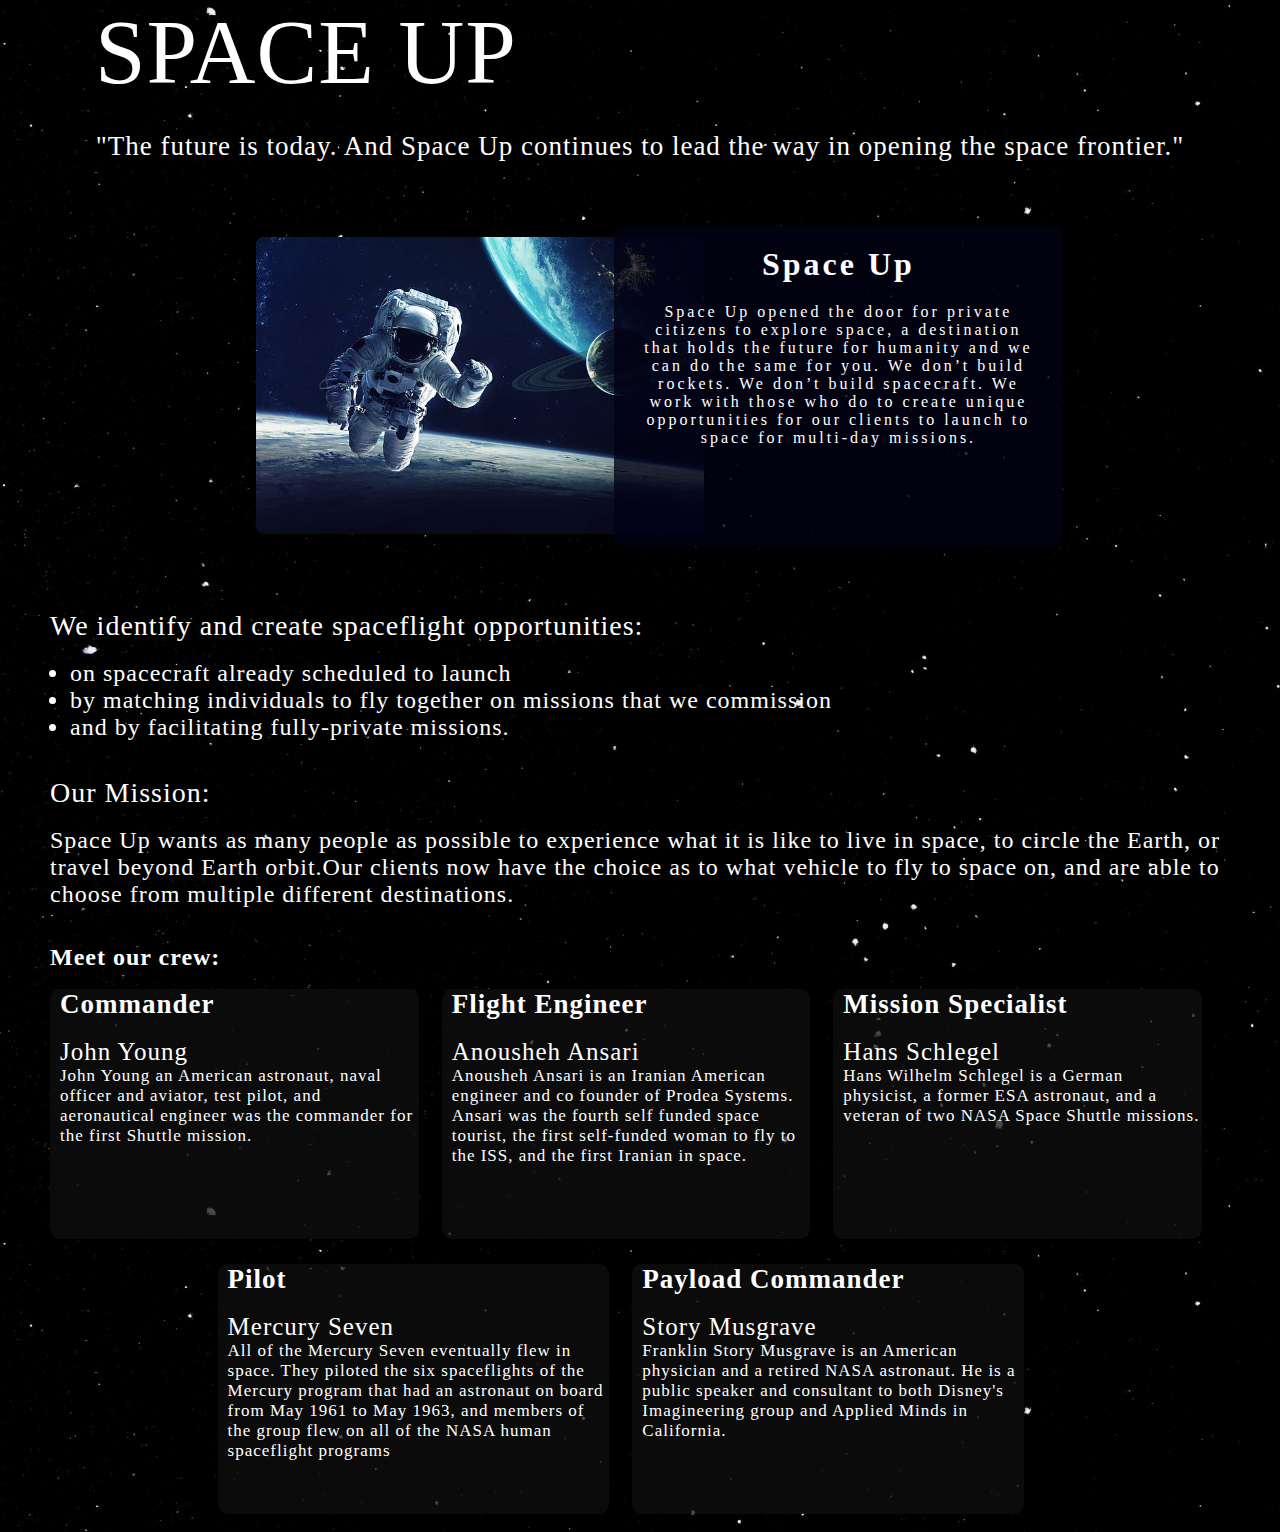
<file: aboutUsTest.html>
<html>

<head></head>
<title>About us</title>
<link rel="stylesheet" href="aboutUsTest.css">
<link rel="icon" type="image/x-icon" href="favicon2.png">

<body>

    <!-- <img src="aboutUsTest1.jpeg" width="1524" height="238"> -->
    <!-- <hr style="color: white;"> -->
    <p style="font-family:'futura';font-size:91px;align-items: center;"> &nbsp;&nbsp;&nbsp; SPACE UP</p>
    <p style="text-align: center; font-size:27px; margin-top: 2%;">"The future is today. And Space Up
        continues to lead the way in opening the space frontier."</p>
    </b>
    <div class="container">
        <div class="left">

        </div>
        <div class="right">
            <h1 style="padding-top:20px">Space Up</h1>
            <p style="text-align: centered; padding: 20px;">Space Up opened the door for private citizens to explore
                space, a destination that holds the future for humanity and we can do the same for you. We don’t build
                rockets. We don’t build spacecraft. We work with those who do to create unique opportunities for our
                clients to launch to space for multi-day missions.</p>
        </div>
    </div>
    <p style="margin-left: 50px;font-size: 28px;"> We identify and create spaceflight opportunities:</p><br>
    <ul style="margin-left:70px;font-size: 24px;">
        <li>on spacecraft already scheduled to launch</li>
        <li>by matching individuals to fly together on missions that we commission</li>
        <li>and by facilitating fully-private missions.</li>
    </ul><br><br>
    <p style="margin-left: 50px;font-size: 28px;"> Our Mission: </p><br>
    <p style="margin-left: 50px;font-size: 24px;">Space Up wants as many people as possible to experience what it is
        like to live in space, to circle the Earth, or travel beyond Earth orbit.Our clients now
        have the choice as to what vehicle to fly to space on, and are able to choose from multiple different
        destinations.</p>
    <br>
    <br>
    <h2 style="margin-left:50px">Meet our crew:</h2><br>
    <div class="crew">
        <div class="a">
            <p style="margin-left: 10px;font-size: 27px;"><b>Commander</b></p><br>
            <p style="margin-left: 10px;font-size: 25px;font-weight:200;">John Young</p>
            <p style="margin-left: 10px; font-size: 17px;">John Young an American astronaut, naval officer and aviator, test pilot, and
                aeronautical engineer was the commander for the first Shuttle mission.</p><br>
        </div>
        <div class="b">
            <h2 style="margin-left:10px;font-size: 27px;">Flight Engineer</h2><br>
            <p style="margin-left: 10px;font-size: 25px;font-weight:200;">Anousheh Ansari</p>
            <p style="margin-left: 10px;font-size: 17px;">Anousheh Ansari is an Iranian American engineer and co founder of Prodea
                Systems. Ansari was the fourth self funded space tourist, the first self-funded woman to fly to the ISS,
                and the first Iranian in space.</p><br>
        </div>
        <div class="c">
            <h5 style="margin-left: 10px;font-size: 27px;"> Mission Specialist</h5><br>
            <p style="margin-left: 10px;font-size: 25px;font-weight:200;">Hans Schlegel</p>
            <p style="margin-left: 10px;font-size: 17px;">Hans Wilhelm Schlegel is a German physicist, a former ESA astronaut, and a
                veteran of two NASA Space Shuttle missions.</p><br>
        </div>
    </div>
    <div class="crew2">
        <div class="d">
            <h5 style="margin-left: 10px;font-size: 27px;">Pilot</h5><br>
            <p style="margin-left: 10px;font-size: 25px;font-weight:200;">Mercury Seven</p>
            <p style="margin-left: 10px;font-size: 17px;">All of the Mercury Seven eventually flew in space. They piloted the six
                spaceflights of the Mercury program that had an astronaut on board from May 1961 to May 1963, and
                members of the group flew on all of the NASA human spaceflight programs </p>
        </div>
        <div class="e">
            <h5 style="margin-left: 10px;font-size: 27px;">Payload Commander</h5><br>
            <p style="margin-left: 10px;font-size: 25px;font-weight:200;">Story Musgrave</p>
            <p style="margin-left: 10px;font-size: 17px;">Franklin Story Musgrave is an American physician and a retired NASA astronaut.
                He is a public speaker and consultant to both Disney's Imagineering group and Applied Minds in
                California. </p>
        </div>
    </div><br>







    <!-- <div class="wrapper">
            <form style="margin-left:50px; font-size: 18px; " action="index.html" method="get">
                <label for="feedback"> Please share your feedback</label><br>
                <input type="text" id="feedback" name="feedback" style="width: 93%; height:39%;"><br>
                <input type="Submit" class="button" id="sumbit"
                    onclick="alert('Thank you! Your feedback is appreciated.') ">
            </form>
        </div> -->
    <!-- <img src="aboutUsTest1.jpeg" width="1524" height="238"> -->
</body>

</html>
</file>
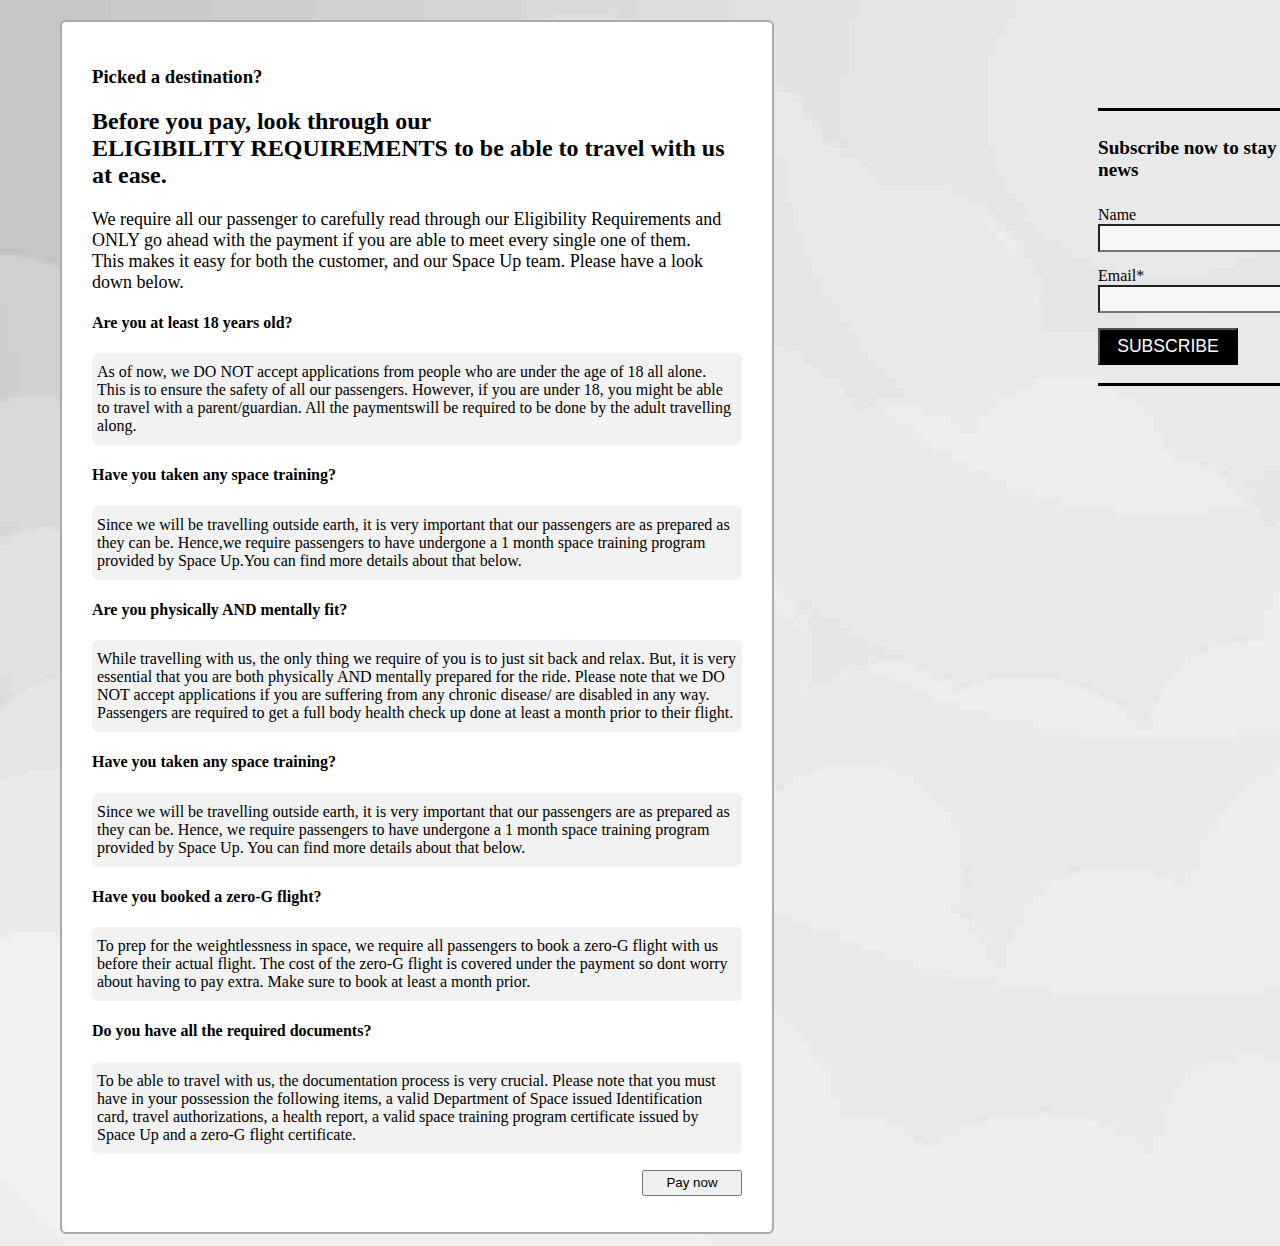
<file: eligibility.html>
<!DOCTYPE html>
<html lang="en">
<head>
    <meta charset="UTF-8">
    <meta http-equiv="X-UA-Compatible" content="IE=edge">
    <meta name="viewport" content="width=device-width, initial-scale=1.0">
    <title>Eligibility Requirements </title>
    <link rel="icon" type="image/x-icon" href="favicon2.png">
    <link rel="stylesheet" type="text/css" href="el.css">
    <style>
        body{
             background-image: url("temp1.jpg");
            background-size: cover;
            height: 1230px;
           /* background-repeat: no-repeat; */
        }
        a{
            text-decoration: none;
            color:black;
        }


        
    </style>
</head>
<body>
    <div class="main">
        <p>
            <h3>Picked a destination?</h3>
            <h2>Before you pay, look through our<br>
            ELIGIBILITY REQUIREMENTS to be able to travel with us at ease.</h2>
        </p>

        <p class="para">We require all our passenger to carefully read through our Eligibility Requirements and ONLY go ahead with the payment 
        if you are able to meet every single one of them.<br>This makes it easy for both the customer, and our Space Up team. Please have a 
        look down below.</p>

        <p>
            <h4>Are you at least 18 years old?</h4>
             <div class="common">As of now, we DO NOT accept applications from people who are under the age of 18 all alone. This is to ensure 
            the safety of all our passengers. However, if you are under 18, you might be able to travel with a parent/guardian.
            All the paymentswill be required to be done by the adult travelling along.</div>

        </p>

        <p>
            <h4>Have you taken any space training?</h4>
            <div class="common">Since we will be travelling outside earth, it is very important that our passengers are as prepared as they can 
                be. Hence,we require passengers to have undergone a 1 month space training program provided by Space Up.You can find more 
                details about that <a href="#">below.</a></div>
 
        </p>

        <p>
            <h4>Are you physically AND mentally fit?
            </h4>
            <div class="common">While travelling with us, the only thing we require of you is to just sit back and relax. But, it is 
                very essential that you are both physically AND mentally prepared for the ride. Please note that we DO NOT accept applications 
                if you are suffering from any chronic disease/ are disabled in any way. Passengers are required to get a full body health check 
                up done at least a month prior to their flight.
            </div>
            
        </p>

        <p>
            <h4>Have you taken any space training?
            </h4>
            <div class="common">Since we will be travelling outside earth, it is very important that our passengers are as prepared as they 
                can be. Hence, we require passengers to have undergone a 1 month space training program provided by Space Up.
                You can find more details about that below.
                </div>
        </p>

        <p>
            <h4>Have you booked a zero-G flight?
            </h4>
            <div class="common">To prep for the weightlessness in space, we require all passengers to book a zero-G flight with us before their
                 actual flight. The cost of the zero-G flight is covered under the payment so dont worry about having to pay extra. Make sure 
                 to book at least a month prior.
            </div>
        </p>

        <p>
            <h4>Do you have all the required documents?
            </h4>
            <div class="common">To be able to travel with us, the documentation process is very crucial. Please note that you must have in
                 your possession the following items, a valid Department of Space issued Identification card, travel
                authorizations, a health report, a valid space training program certificate issued by Space Up and a zero-G flight certificate.
                </div>
        </p>         
        <div align="right">
        <button style="width:100px; height:26px"> <a href="payment.html">   Pay now </a> </button>       
    </div>
    </div>
    <aside>
        <section id="sub" class="widget">
            <h4 class="title">Subscribe now to stay upated with all the latest news</h4>
            <div id="sub form">
                <form action="">
                    <label for="input name">Name</label>
                    <input name="input name" type="text">
                    <label for="input email">Email*</label>
                    <input name="input name" type="text" required>
                    <button class="sub-btn" type="submit" onclick="subbed()">SUBSCRIBE</button><br><br>
                </form>
                
            </div>

        </section>
    </aside>
</body>
<script>
    function subbed(){
        alert("Thank you for subscribing!");
    }


</script>
</html>
</file>
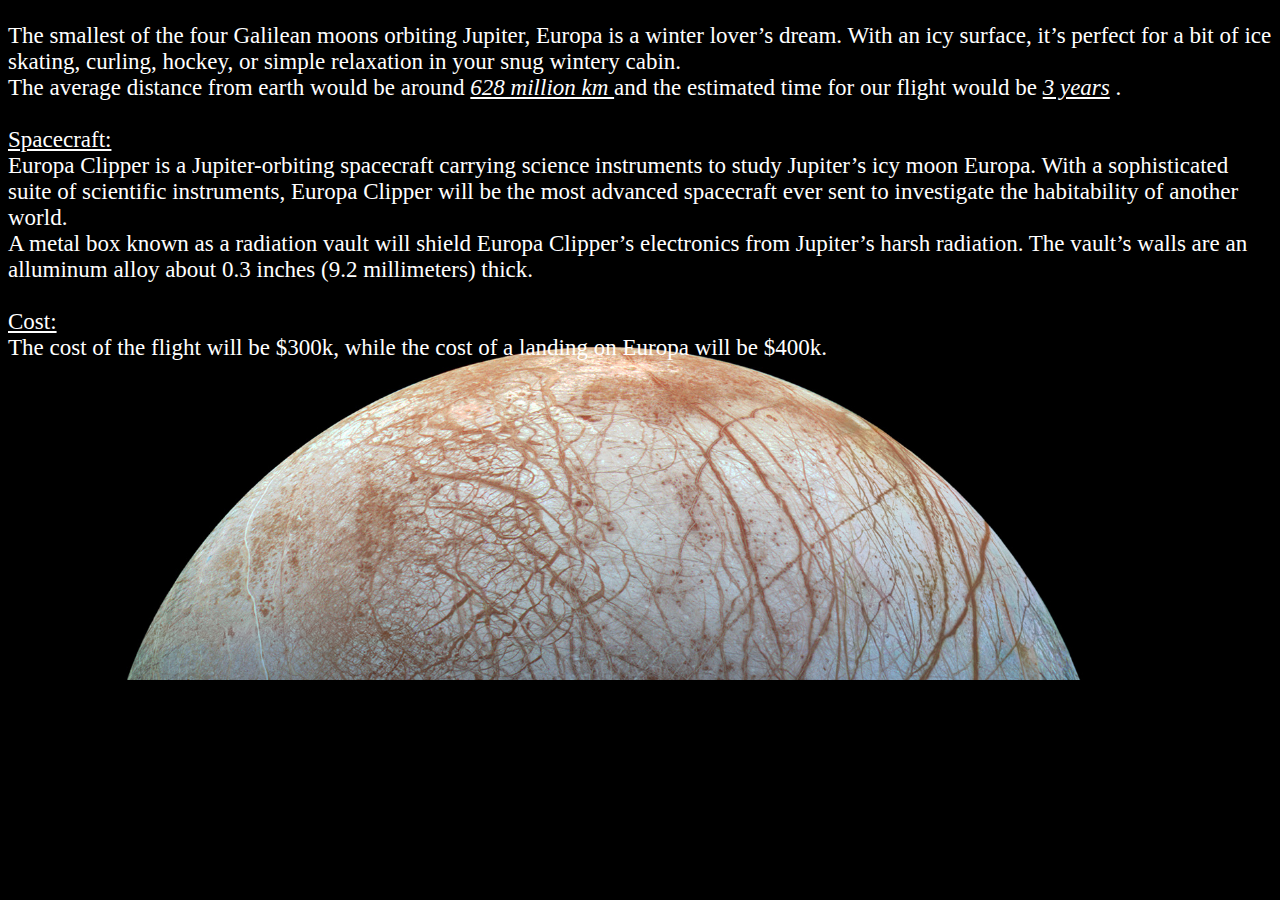
<file: europa1.html>
<!DOCTYPE html>
<html lang="en">

<head>
    <link rel="stylesheet" href="europa1.css">
</head>

<body>
    <img src="e5.jfif" alt="europa">
    <div>
        <p>The smallest of the four Galilean moons orbiting Jupiter, Europa is a winter lover’s dream.
            With an icy surface, it’s perfect for a bit of ice skating, curling, hockey, or simple relaxation in your
            snug wintery cabin.<br>
            The average distance from earth would be around <i><u>628 million km </u></i>and the estimated time for our flight
            would be <i><u> 3 years</u></i> .
            <br><br>

            <u>Spacecraft:</u><br>
            Europa Clipper is a Jupiter-orbiting spacecraft carrying science instruments to study Jupiter’s icy moon
            Europa. With a
            sophisticated suite of scientific instruments, Europa Clipper will be the most advanced spacecraft ever sent
            to investigate
            the habitability of another world.<br>A metal box known as a radiation vault will shield Europa Clipper’s
            electronics from
            Jupiter’s harsh radiation. The vault’s walls are an alluminum alloy about 0.3 inches (9.2 millimeters)
            thick.<br><br>

            <u>Cost:</u><br>


            The cost of the flight will be $300k, while the cost of a landing
            on
            Europa will be $400k.<br>

        </p>
    </div>

</body>

</html>
</file>
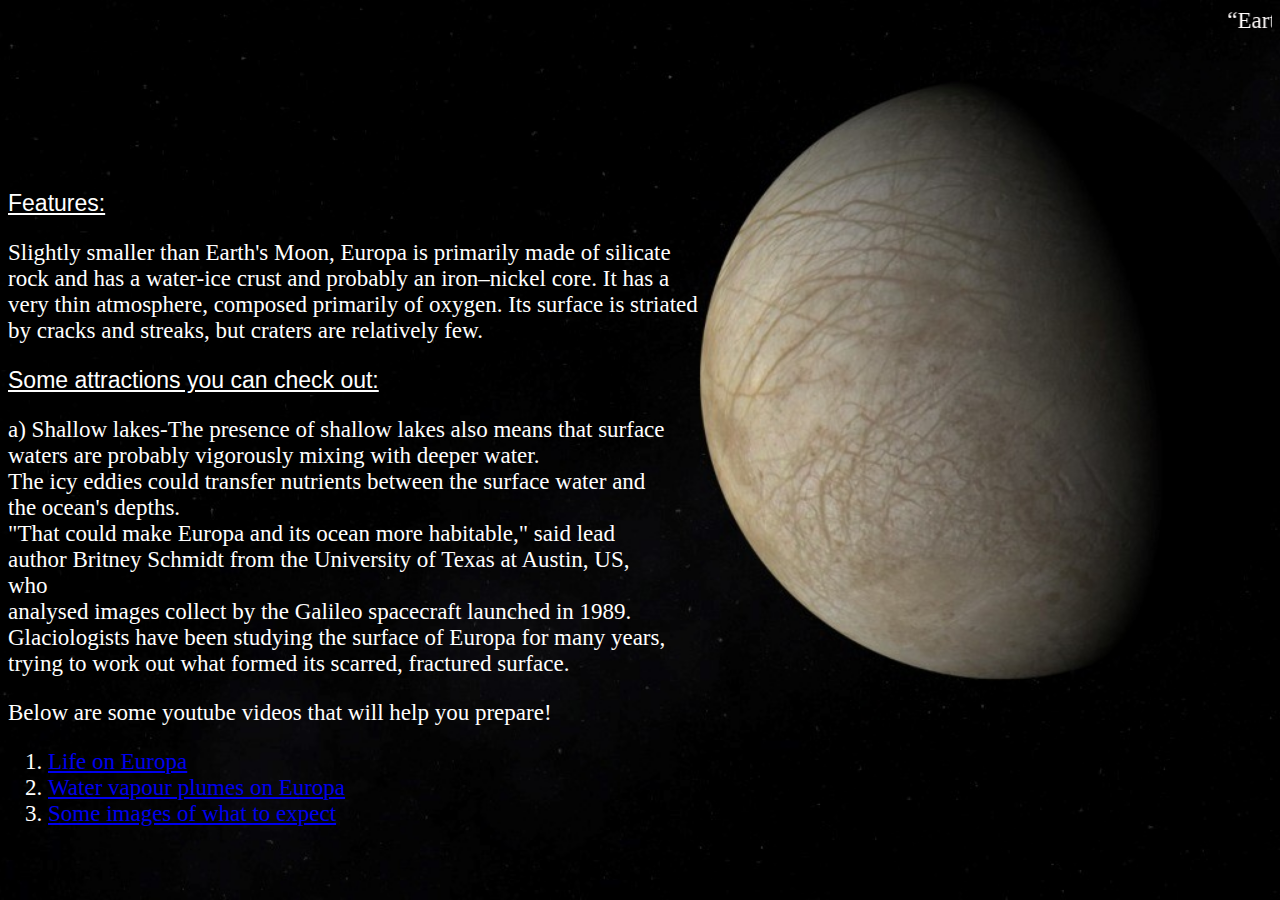
<file: europa2.html>
<html>

<head>
    <style>
        body {
            background-color: black;
            color: white;
            background-image: url("europa3.jpeg");
            background-repeat: no-repeat;
            background-size: cover;
            font-size: 23px;
        }


        img {

            /* position:absolute ; */
            margin-right: 100%;
        }


        /* div{
              margin-top: 100px; } */
    </style>


</head>
<title>europa</title>
<!-- <img src="europa2bg2.jpg">  -->
<!-- <body background="europa2bg2.jpg" text="white" topmargin="5%" leftmargin="2%" rightmargin="100" >  -->
    <marquee style=" color:#fffbfb;"> “Earth is a small town with many neighborhoods in a very big universe.”  ― Ron Garan</marquee>
    <br>
    <br>
    <br>
    <br>
    <br>
    <br>
    <br>
<div>
    
<div style="font-family:Arial, Helvetica, sans-serif;"><u>Features: </u></div>
    <p style="text-align: left; margin-right: 50%; width: 700px ">Slightly smaller than Earth's Moon, Europa is primarily made of
        silicate rock and has a water-ice crust and probably an
        iron–nickel core. It has a very thin atmosphere, composed primarily of oxygen. Its surface is striated by cracks
        and
        streaks, but craters are relatively few.</p>
    <div style="font-family:Helvetica, sans-serif;"> <u>Some attractions you can check out:</u></div>
    <p style="text-align: left; margin-right: 50%; width: 659px; ">a) Shallow lakes-The presence of shallow lakes also
        means that surface waters are probably vigorously mixing with deeper water.<br>The icy eddies could transfer
        nutrients between the surface water and the ocean's depths. <br> "That could make
        Europa and its ocean more habitable," said lead author Britney Schmidt from the University of Texas at Austin,
        US, who <br>
        analysed images collect by the Galileo spacecraft launched in 1989.<br>
        Glaciologists have been studying the surface of Europa for many years, trying to work out what formed its
        scarred,
        fractured surface. <br> </p>


    </div>
    Below are some youtube videos that will help you prepare!
    <ol><li><a href="https://youtu.be/pEJ-wXpeH6w" target="_blank">Life on Europa</a></li>
    <li><a href="https://youtu.be/AEyOoZ7JpyY" target="_blank">Water vapour plumes on Europa</a></li>
    <li><a href="https://youtu.be/wOG2iLYd4a4" target="_blank"> Some images of what to expect</a></li></ol>










    </body>

</html>
</file>
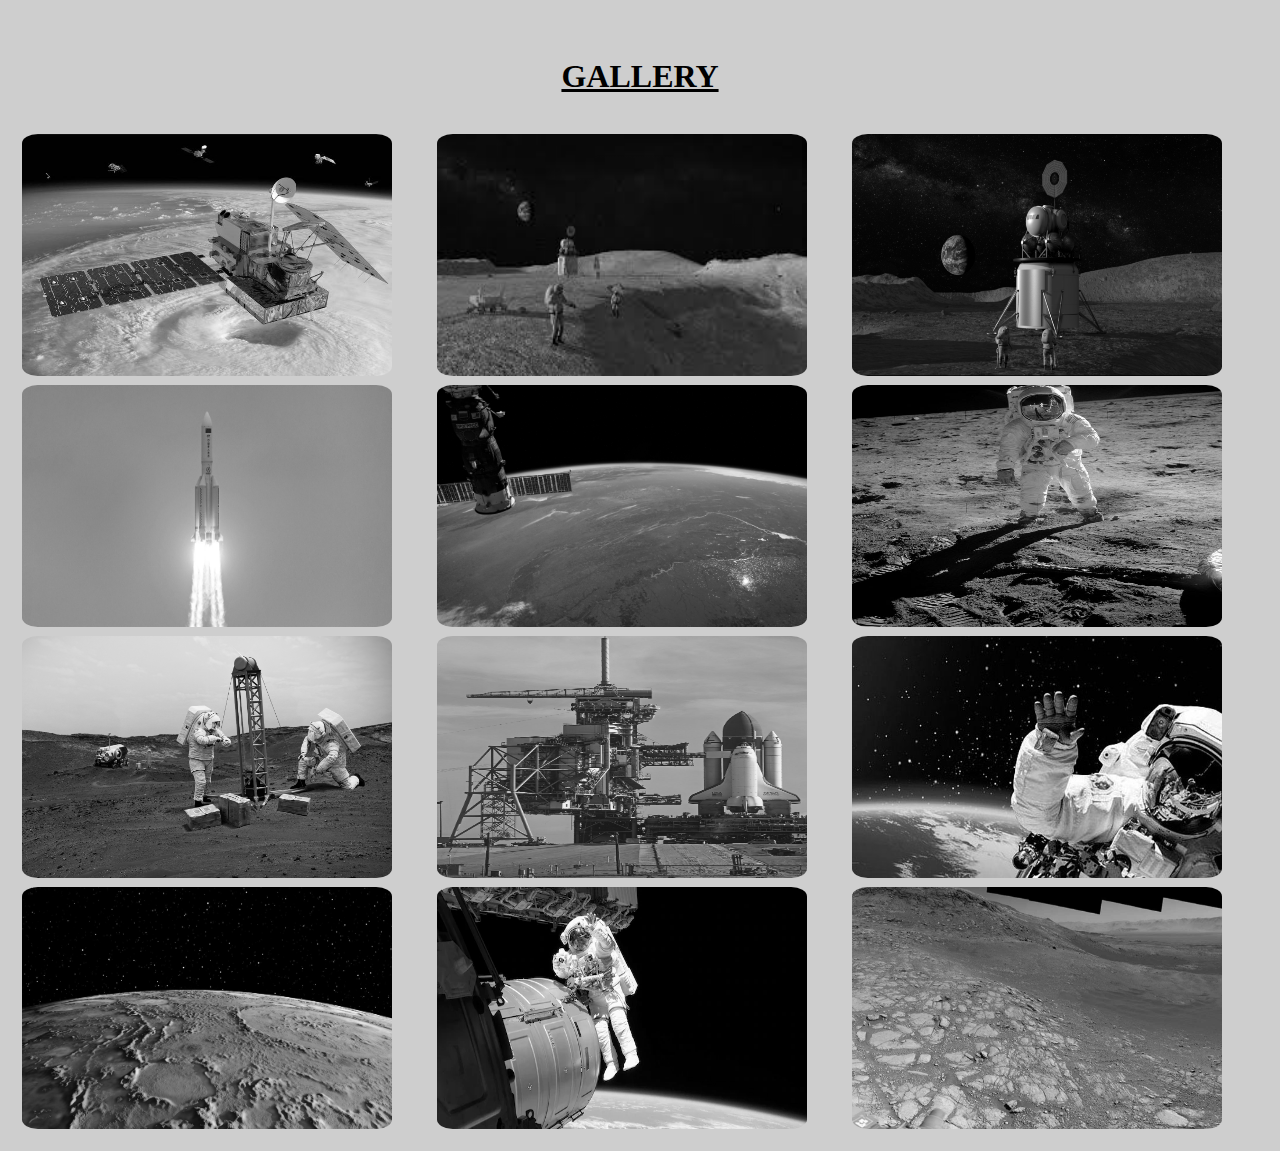
<file: gallery.html>
<html>

<head>
    <title> Gallery </title>
    <link rel="stylesheet" href="gallery.css">
    <link rel="icon" type="image/x-icon" href="favicon2.png">
</head>

<body>
    <h1> <u>GALLERY</u>  </h1>
    <div class="wrapper">
        <div class="box"> <a href="gallery1.jpg"><img src="gallery1.jpg" class="img"></a> </div>
        <div class="box">  <a href="gallery2.jfif"><img src="gallery2.jfif" class="img"></a> </div>
        <div class="box">  <a href="gallery3.jpg"><img src="gallery3.jpg" class="img"></a> </div>
        <div class="box"> <a href="gallery4.jpg"><img src="gallery4.jpg" class="img"></a> </div>
        <div class="box">  <a href="gallery5.jpg"><img src="gallery5.jpg" class="img"></a> </div>
        <div class="box">  <a href="gallery6.jpg"><img src="gallery6.jpg" class="img"></a> </div>
        <div class="box">  <a href="gallery7.png"><img src="gallery7.png" class="img"></a> </div>
        <div class="box"><a href="gallery8.jfif"><img src="gallery8.jfif"class="img"></a> </div>
        <div class="box">  <a href="gallery9.jpg"><img src="gallery9.jpg"class="img"></a></div>
        <div class="box">  <a href="gallery10.jpg"><img src="gallery10.jpg" class="img"></a></div>
        <div class="box">  <a href="mooninfobg5.webp"><img src="mooninfobg5.webp" class="img"></a></div>
        <div class="box">  <a href="gallery12.jpg"><img src="gallery12.jpg" class="img"></a></div>
    </div>
</body>

</html>
</file>
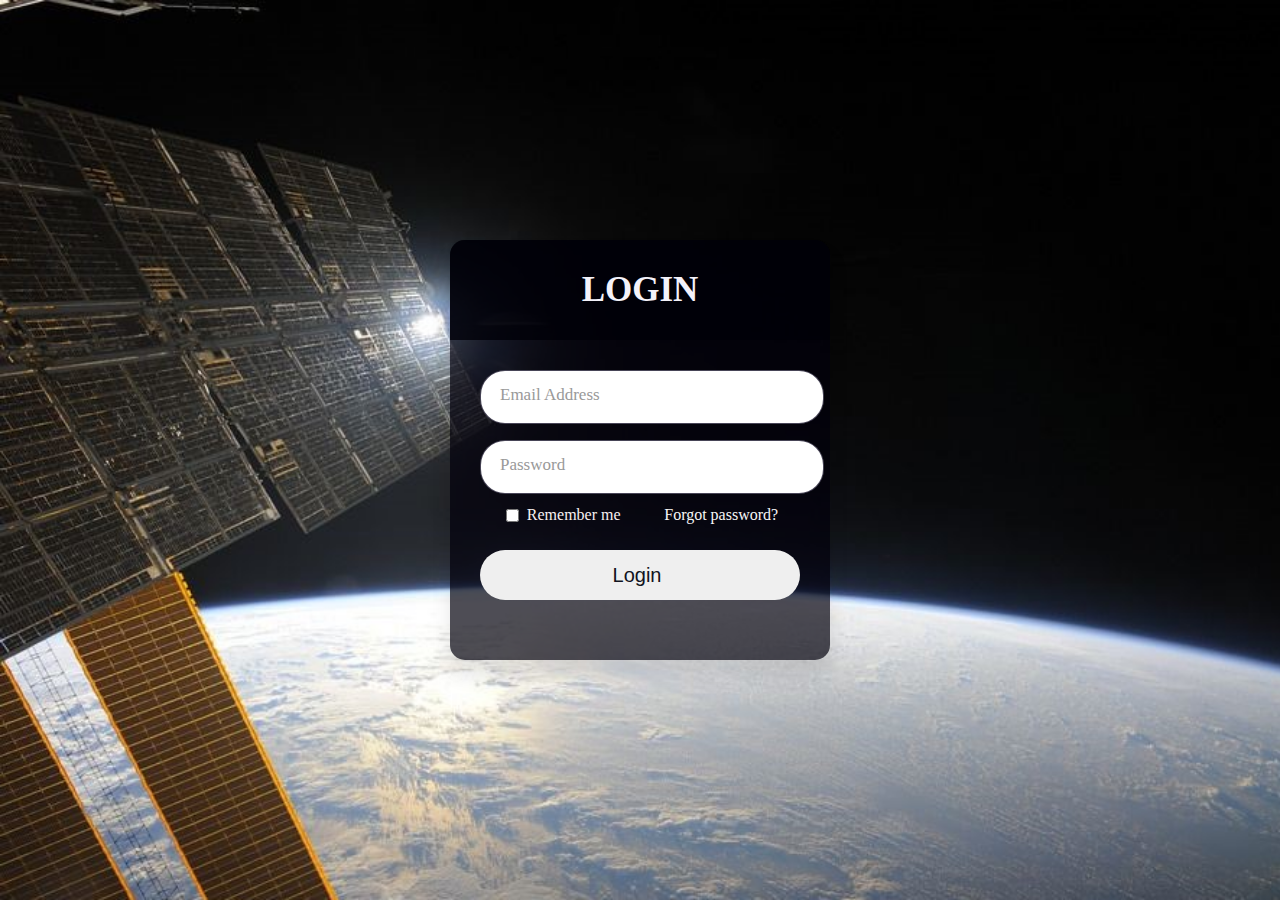
<file: loginpage.html>
<!DOCTYPE html>
<html>

<head>

    <title>Login Form </title>
    <link rel="stylesheet" href="login.css">
    <link rel="icon" type="image/x-icon" href="favicon.jpeg">
</head>

<body>
    <div class="wrapper">
        <div class="title">
            LOGIN
        </div>
        <form action="index.html" method="post">
            <div class="field">
                <input type="text" required>
                <label>Email Address</label>
            </div>
            <div class="field">
                <input type="password" required>
                <label>Password</label>
            </div>
            <div class="content">
                <div class="checkbox">
                    <input type="checkbox" id="remember-me">
                    <label for="remember-me">Remember me</label>
                </div>
                <div class="pass-link">
                    <a href="#" onclick="emailPrompt()">Forgot password?</a>
                </div>
            </div>
            <div class="field">

                <input type="submit" value="Login" onclick="showMessage()">

        </form>
    </div>

    <script>
        function showMessage() {
            alert("You have been logged in.");
        }
        function emailPrompt(){
            prompt("Please enter the email you used to register to Space Up.")
            alert("A mail with a recovery link to your password has been sent!")
        }
    </script>

</body>

</html>
</file>
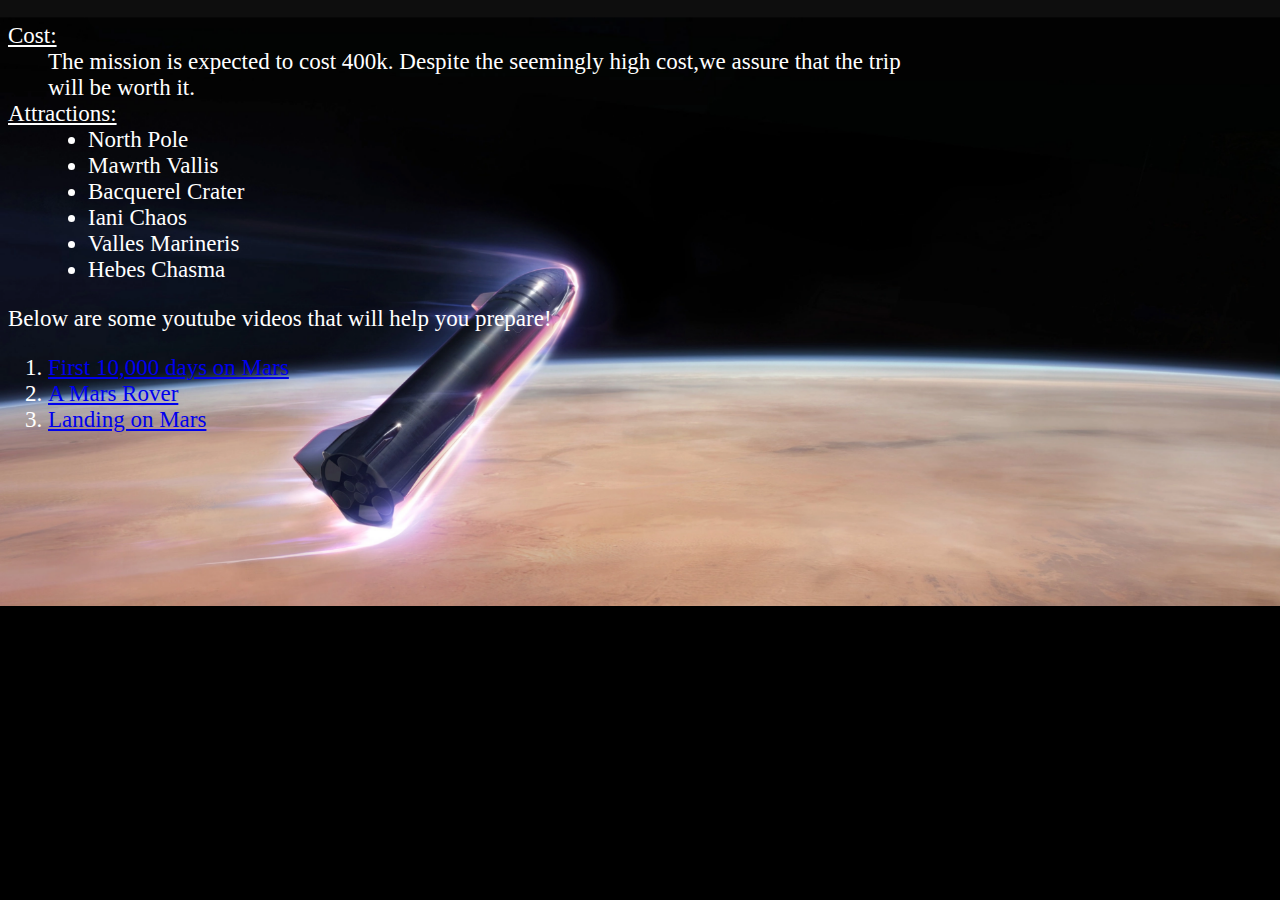
<file: marsinfo.html>
<!doctype html>
<html>
<head>
<title>mars </title>
<link rel="stylesheet" href="marsinfo.css">
</head>
<body>
<div id="s15">

<p class="p">
<dl><dt> <u>Cost:</u></dt>
       <dd>The mission is expected to cost 400k. Despite the
seemingly high cost,we assure that the trip will be worth it.</dd>

<dt> <u>Attractions: </u></dt>
      <dd> <ul><li>North Pole</li>
       <li>Mawrth Vallis</li>
       <li>Bacquerel Crater</li>
      <li> Iani Chaos</li>
       <li>Valles Marineris</li>
       <li>Hebes Chasma</li></dd></dl>
<div class= "width">
Below are some youtube videos that will help you prepare!
<ol><li><a href="https://youtu.be/G3hPH_bc0Ww" target="_blank">First 10,000 days on Mars</a></li>
<li><a href="https://youtu.be/7zpojhD4hpI" target="_blank">A Mars Rover</a></li>
<li><a href="https://youtu.be/rzmd7RouGrM" target="_blank"> Landing on Mars</a></li></ol>
</div>
</p>

</div>
</body>
</html>
</file>
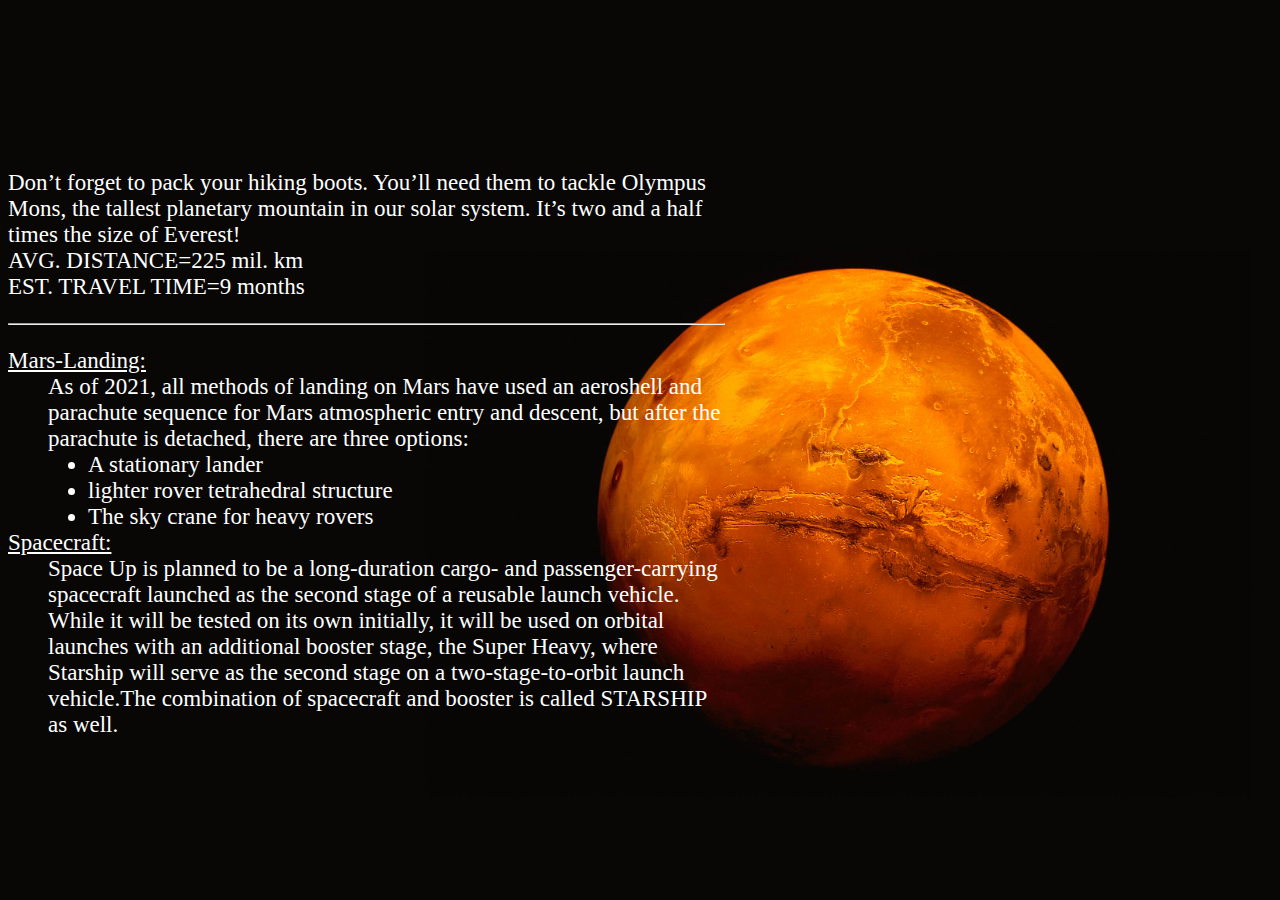
<file: marsinfo2.html>
<!doctype html>
<html>
<head>
<title>mars </title>
<link rel="stylesheet" href="marsinfo2.css">
</head>
<body>
<div id="s15">

<p class="p">
Don’t forget to pack your hiking boots. You’ll need them to tackle Olympus Mons, the tallest planetary mountain in our 
solar system. It’s two and a half times the size of Everest!<br>
AVG. DISTANCE=225 mil. km<br>
EST. TRAVEL TIME=9 months 
<hr>
<dl><dt><u>Mars-Landing:</u></dt>
          <dd> As of 2021, all methods of landing on Mars have used an aeroshell and parachute sequence for Mars 
atmospheric entry and descent, but after the parachute is detached, there are three options:
<ul><li> A stationary lander</li>
<li>lighter rover tetrahedral structure</li>
<li>The sky crane for heavy rovers</li></ul><dd>

<dt><u>Spacecraft:</u></dt>
        <dd>Space Up is planned to be a long-duration cargo- and passenger-carrying spacecraft launched as the
second stage of a reusable launch vehicle. While it will be tested on its own initially, it will be used on 
orbital launches with an additional booster stage, the Super Heavy, where Starship will serve as the second stage on a
two-stage-to-orbit launch vehicle.The combination of spacecraft and booster is called STARSHIP as well.</dd></dl>
</p>

</div>
</body>
</html>
</file>
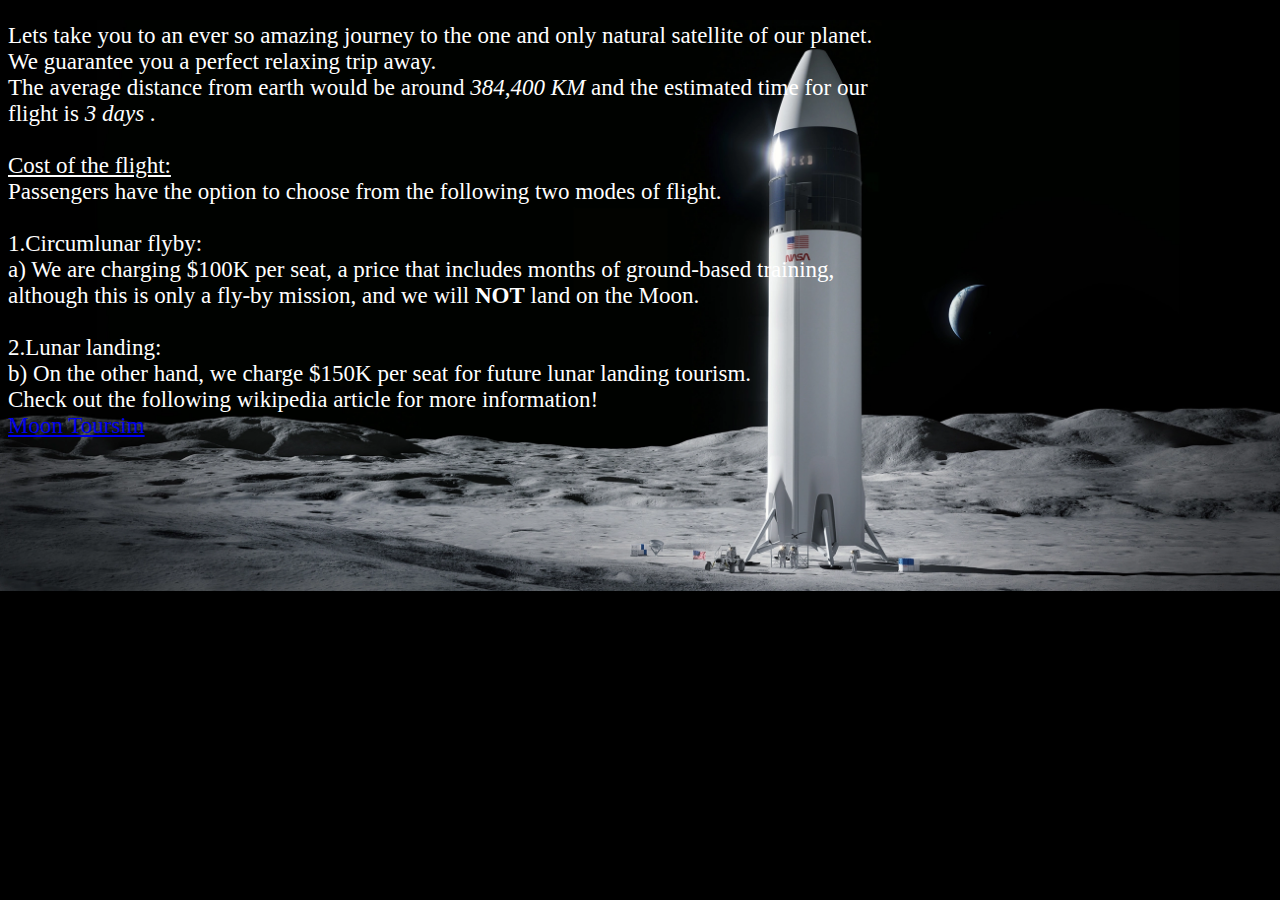
<file: mooninfo.html>
<!DOCTYPE html>
<html>

<head>
  <link rel="stylesheet" href="mooninfo.css" </head>

<body>


  <div id="s15">
    <p class="p"> Lets take you to an ever so amazing journey to the one and only natural satellite of our planet. 
      We guarantee you a perfect relaxing trip away. <br>
      The average distance from earth would be around <i>384,400 KM </i>and the estimated time for our flight is <i>3
        days</i> . <br> <br>
      <u>Cost of the flight: </u> <br>
      Passengers have the option to choose from the following two modes of flight. <br> <br>

      1.Circumlunar flyby: <br> 
       a)  We are charging $100K per seat, a price that includes months of
      ground-based training, although this is only a fly-by mission, and we will <b>NOT</b> land on the Moon.<br> <br>
      2.Lunar landing: <br>
      b) On the other hand, we charge $150K per seat for future lunar landing tourism.<br>
      Check out the following wikipedia article for more information! <br>

      <a href="https://en.wikipedia.org/wiki/Tourism_on_the_Moon" target="_blank">Moon Toursim</a>



    </p>
  </div>
</body>


</html>
</file>
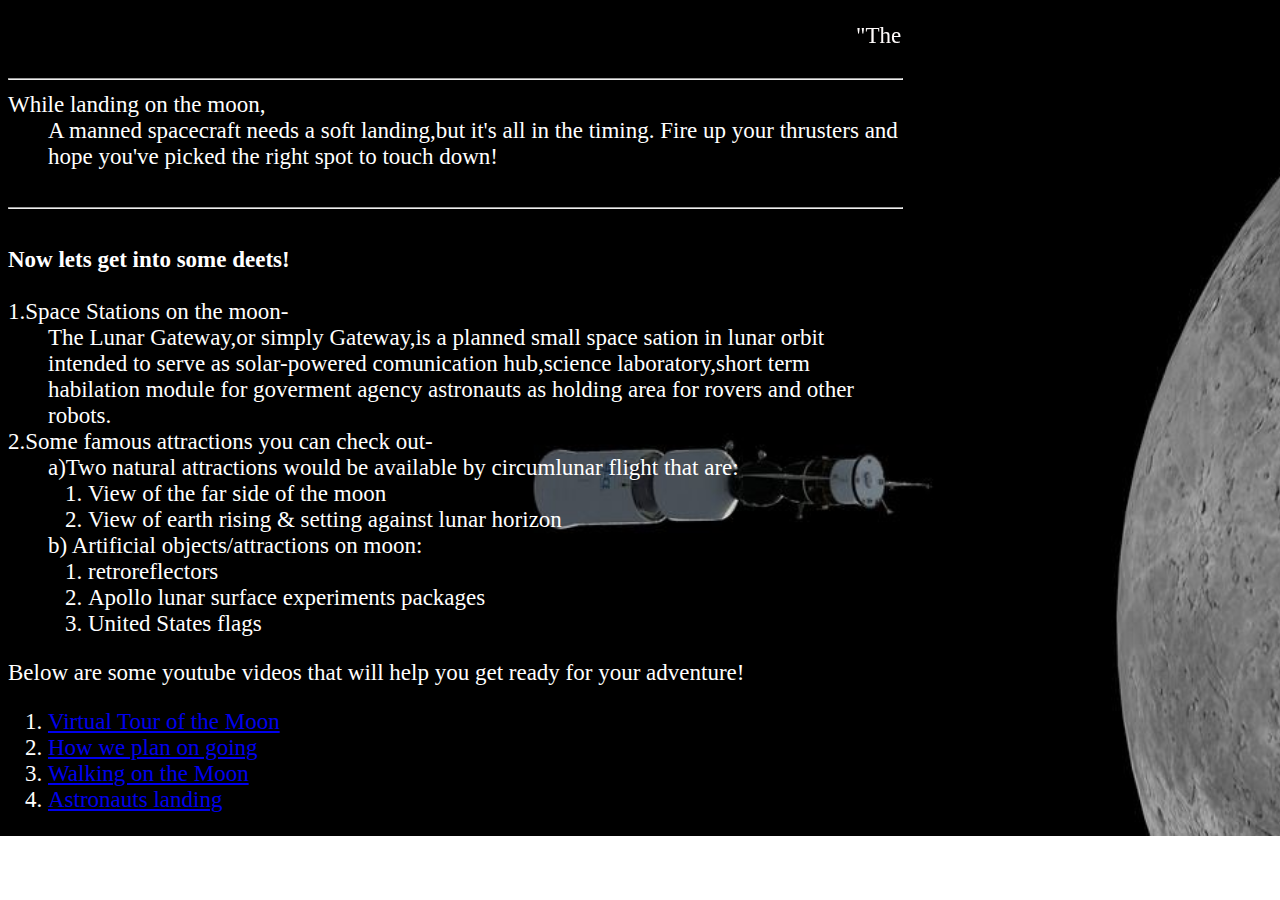
<file: mooninfo2.html>
<!DOCTYPE html>
<html>

<head>
    <link rel="stylesheet" href="mooninfo2.css">
</head>

<body>
    
    <div id="s15">
        <p class="p">
            <marquee style= "color:#fffbfb"> "The moon is the first milestone on the road to the stars." </marquee>
        <dl>
            <hr>
            <dt>While landing on the moon,</dt>
            <dd> A manned spacecraft needs a soft landing,but it's all in the timing. Fire up your thrusters and hope
                you've picked the right spot to touch down! </dd> <br> <hr> <br>
             <b>  Now lets get into some deets! </b> <br> <br>
            <dt>1.Space Stations on the moon-</dt>
            <dd> The Lunar Gateway,or simply Gateway,is a planned small space sation in lunar orbit intended to serve as
                solar-powered comunication hub,science laboratory,short term habilation module for goverment agency
                astronauts as holding area for rovers and other robots.</dd>
            <dt>2.Some famous attractions you can check out-</dt>
            <dd> a)Two natural attractions would be available by circumlunar flight that are:
                <ol>
                    <li> View of the far side of the moon </li>
                    <li> View of earth rising & setting against lunar horizon</li>
                </ol>
                 b) Artificial objects/attractions on moon:
                <ol>
                    <li> retroreflectors</li>
                    <li>Apollo lunar surface experiments packages</li>
                    <li> United States flags</li>
            </dd>
        </dl>
      Below are some youtube videos that will help you get ready for your adventure!
      <br> <ol>
        <li> <a href="https://youtu.be/2iSZMv64wuU" target="_blank">Virtual Tour of the Moon</a></li>
        <li> <a href="https://youtu.be/_T8cn2J13-4" target="_blank">How we plan on going</a>  </li>
        <li> <a href=" https://youtu.be/S9HdPi9Ikhk" target="_blank">Walking on the Moon</a>  </li>
        <li> <a href="https://youtu.be/bVNTNeNMH8Q " target="_blank">Astronauts landing </a>  </li>

        </ol>
 
        </p>
    </div>


</body>

</html>
</file>
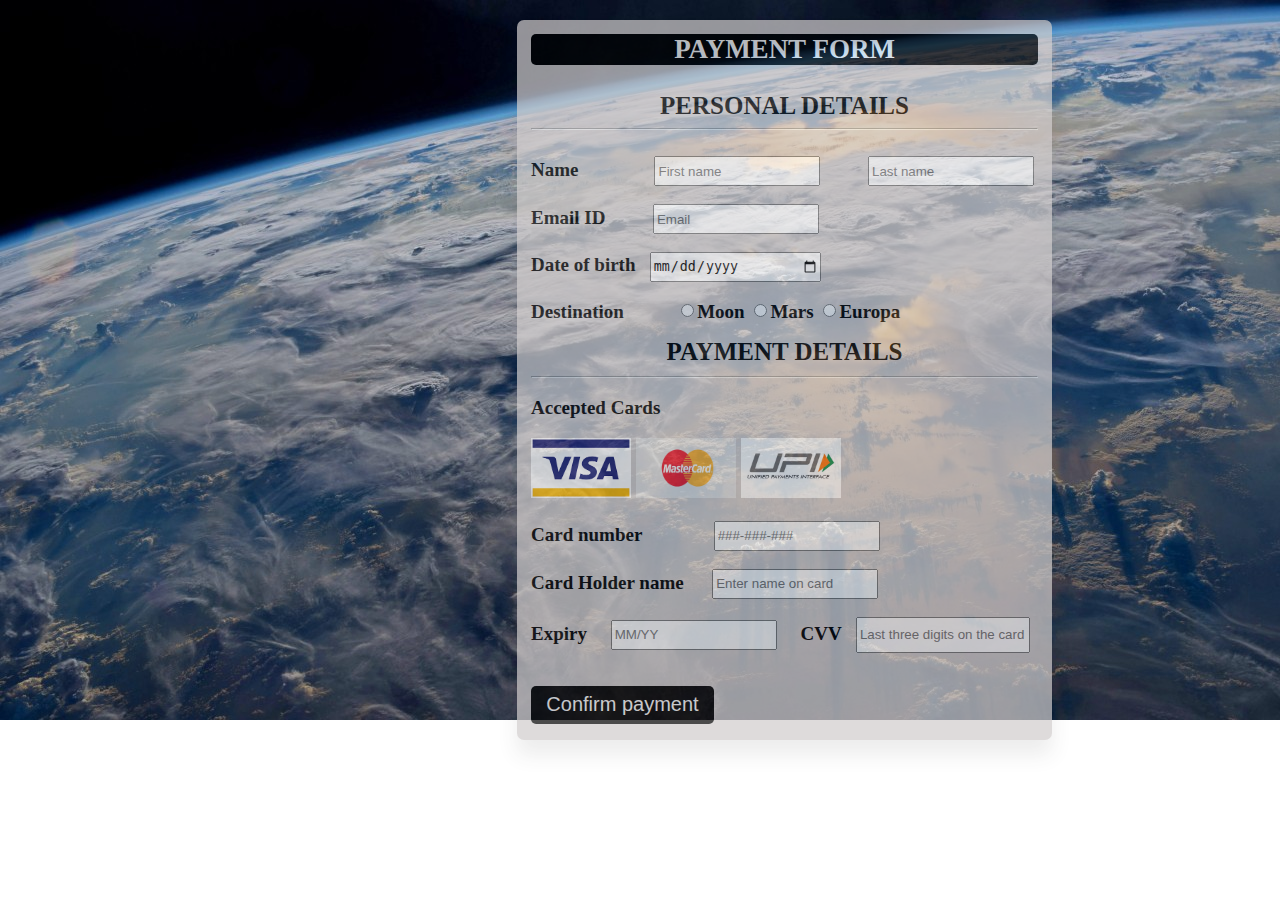
<file: payment.html>
<!DOCTYPE html>
<html lang="en">

<head>
    <meta charset="UTF-8">
    <meta http-equiv="X-UA-Compatible" content="IE=edge">
    <meta name="viewport" content="width=device-width, initial-scale=1.0">
    <title>Payment Gateway</title>
    <link rel="stylesheet" type="text/css" href="payment.css">
    <link rel="icon" type="image/x-icon" href="favicon2.png">

</head>

<body>

    <form action="paymentsuccess.html" autocomplete="off" method="">
        <div class="wrap">
              <p  style="font-size: 27px; text-align:center; color:white;background-color: black; margin-top: 7px; border-radius: 5px;"> <b> PAYMENT FORM </b></p>
            <h5> PERSONAL DETAILS </h5>
            <hr><BR>

            <div class="input-box">
                <label for="name">Name</label>
                &emsp;&emsp;&emsp;&ensp;
                <input type="text" placeholder="First name" required id="name">
                &emsp;&emsp;




                <input type="text" placeholder="Last name" required id="name">


            </div><br>



            <div class="input-box">
                <label for="email">Email ID</label>
                &emsp;&emsp;
                <input type="email" placeholder="Email" required id="email">

            </div><br>



            <div class="input-box">
                <label for="dob">Date of birth</label>&ensp;
                <input type="date" required id="dob">

            </div> <br>


            <div class="input-box">
                <label for="destination">Destination</label>&emsp;&emsp;&ensp;
                <input type="radio" name="destination" required id="gender">Moon
                <input type="radio" name="destination" required id="gender">Mars
                <input type="radio" name="destination" required id="gender">Europa
            </div>



            <div class="input-box">
                <h5>PAYMENT DETAILS</h5>
                <hr>
                <p>Accepted Cards</p>
                <img src="visa.png" alt="visa img">
                <img src="Mastercard.jpg" alt="mastercard img">
                <img src="upi.jpg" alt="upi img">
            </div><br>



            <div class="input-box">
                <label for="cardnumb">Card number</label>&emsp;&emsp;&emsp;&ensp;
                <input type="text" placeholder="###-###-###" required id="cardnumb">
            </div><br>

            <div class="input-box">
                <label for="cardname"> Card Holder name </label>&emsp;
                <input type="text" placeholder="Enter name on card" required id="cardname">
            </div><br>

            <div class="input-box">
                <label for="expiry">Expiry</label>&emsp;
                <input type="text" placeholder="MM/YY" required id="expiry">

                &emsp;<label for="cvv">CVV</label>&ensp;
                <input type="password" required id="cvv" maxlength="3" placeholder="Last three digits on the card back">
            </div><br>


            <input type="submit" value="Confirm payment">


            <!-- js
            <script type="text/javascript">
                function showMessage() {
                    alert("Data saved.");
                } -->
          





        </div>
</body>

</html>
</file>
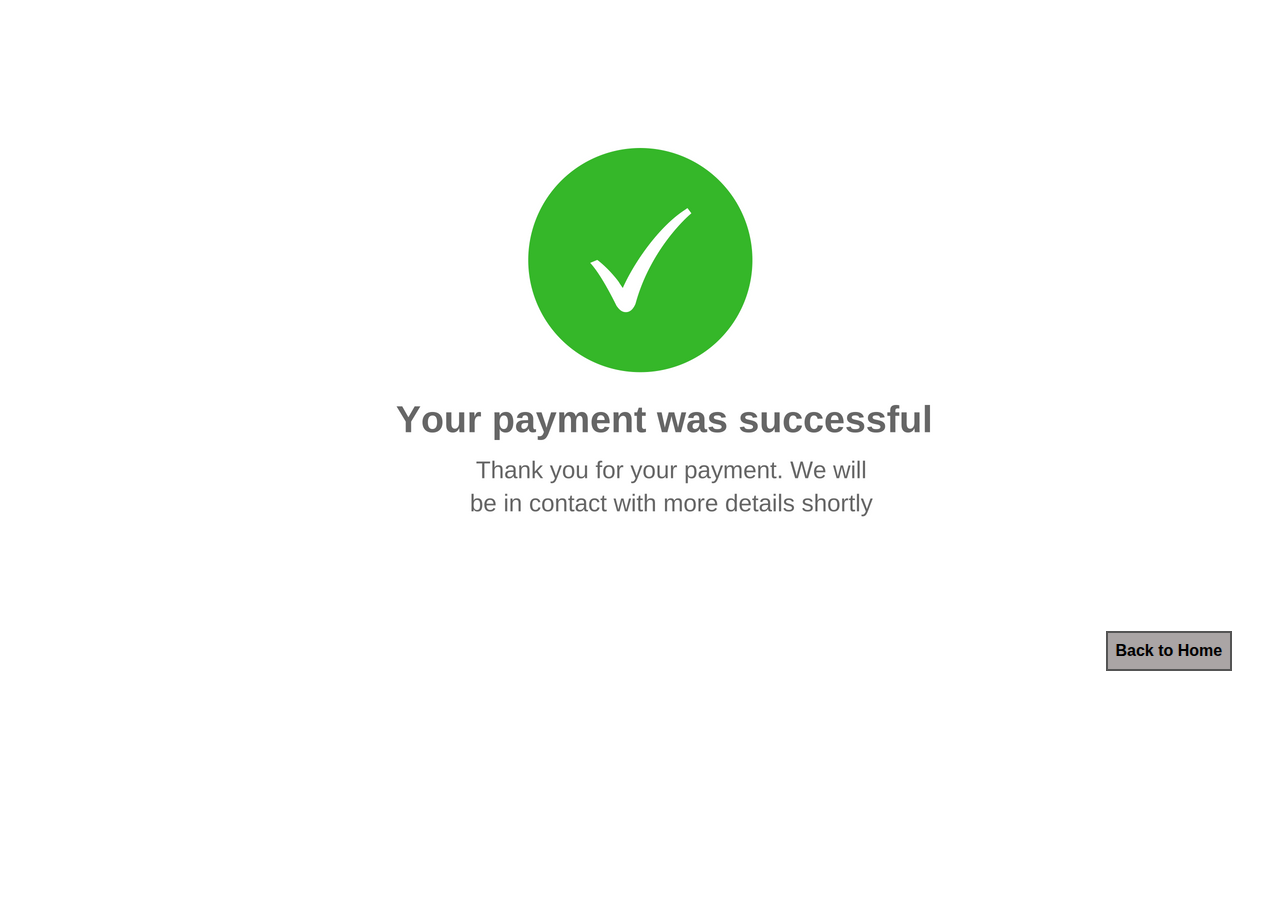
<file: paymentsuccess.html>
<!doctype html>
<html>

<head>
    <link rel="icon" type="image/x-icon" href="favicon2.png">
    <title>Payment Success</title>
    <style>
        
        .button {
            background-color: rgb(170, 165, 165);
            color: black;
            border: 2px solid #555555;
            width: 10%;
            margin-top: 5%;
            margin-right:40px;
            height: 40px;
            font-size: 16px;
            text-decoration:none;
        }

        .button:hover {
            background-color: #555555;
            color: white;
        }
       a{
            text-decoration:none;
            color:black;
       }
    </style>
</head>

<body>
    <div align="center" style="margin-top: 9%;">


        <img src="paymentsuccess.png">
    </div>
    <div align="right">

        <button type="button" class="button"> <a href="index.html"> <b>Back to Home</b> </a></button>
    </div>
</body>

</html>
</file>
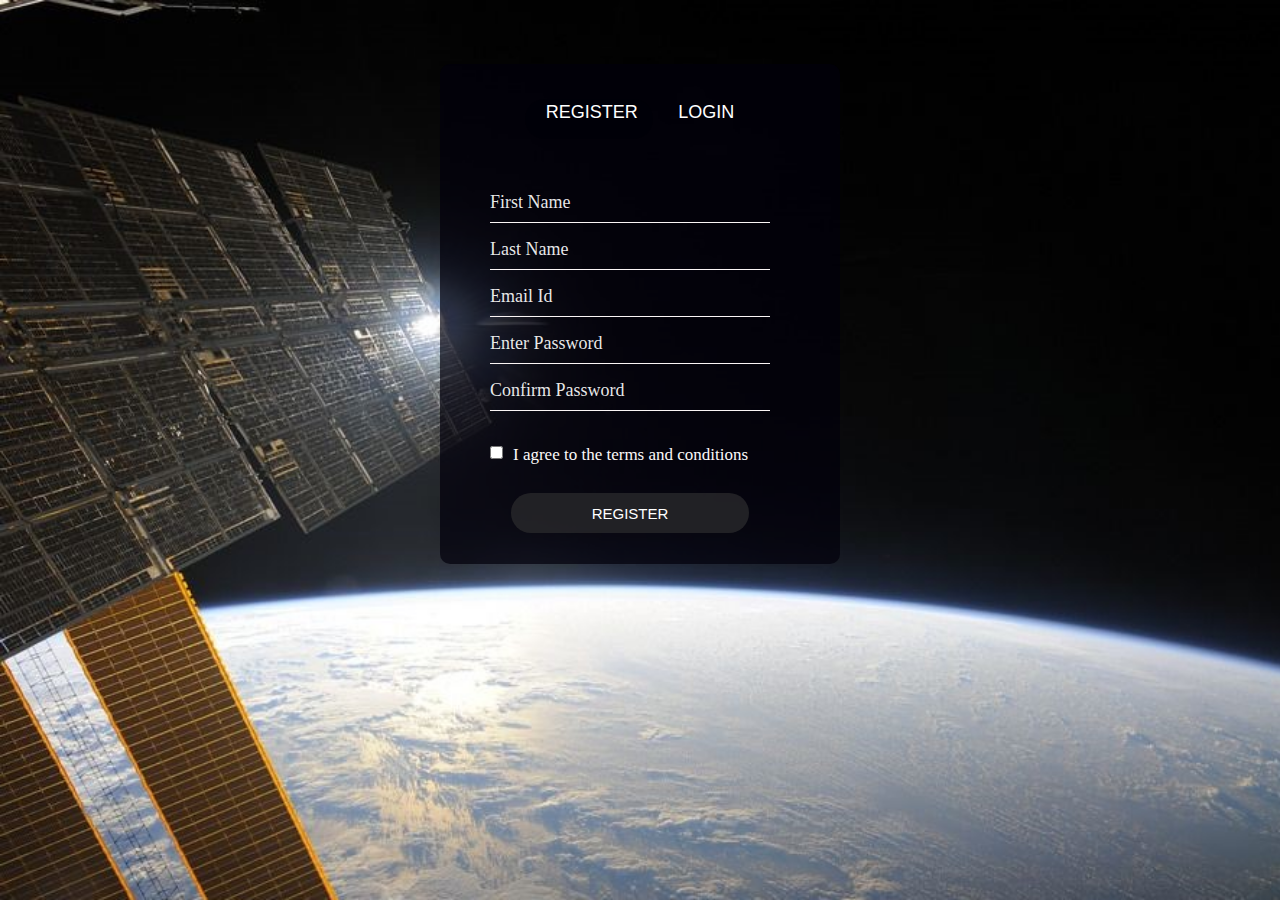
<file: signup.html>
<html>

<head></head>
<title>Login/Signup</title>
<link rel="stylesheet" href="signup.css">
<link rel="icon" type="image/x-icon" href="favicon2.png">
<body
    style="background: url(loginbg1.jfif); background-repeat: no-repeat;background-size: cover ;font-size: 17px;">
    <div id='login-form' class='login-page'>
        <div class="form-box">
            <div class='button-box'>
                <div id='btn'></div>
                <button type='button' onclick='login()' class='toggle-btn'>REGISTER</button>
                <button type='button' onclick='register()' class='toggle-btn'>LOGIN</button>
            </div>
            <form id='login' class='input-group-login' action="index.html" method="post">
                <input type='text' class='input-field' placeholder='First Name' required>
                <input type='text' class='input-field' placeholder='Last Name ' required>
                <input type='email' class='input-field' placeholder='Email Id' required>
                <input type='password' class='input-field' placeholder='Enter Password' required>
                <input type='password' class='input-field' placeholder='Confirm Password' required>
                <input type='checkbox' class='check-box'><span>I agree to the terms and conditions</span>
                <button type='submit' class='submit-btn'>REGISTER</button>



            </form>
            <form id='register' class='input-group-register' action="index.html" method="post">
                <input type='text' class='input-field' placeholder='Email Id' required>
                <input type='password' class='input-field' placeholder='Enter Password' required>
                <input type='checkbox' class='check-box'><span>Remember Password</span> <br>
                <!-- <a href="#" onclick="emailPrompt()" style="color:white; text-align: right;">Forgot password?</a>  -->
                <button type='submit' class='submit-btn'>LOG IN </button>
              
            </form>
        </div>
    </div>
    </div>
    <script>
        var x = document.getElementById('login');
        var y = document.getElementById('register');
        var z = document.getElementById('btn');
        function register() {
            x.style.left = '-400px';
            y.style.left = '50px';
            z.style.left = '110px';
        }
        function login() {
            x.style.left = '50px';
            y.style.left = '450px';
            z.style.left = '0px';
        }
        // function emailPrompt(){
        //     prompt("Please enter the email you used to register to Space Up.")
        //     alert("A mail with a recovery link to your password has been sent!")
        // }
    </script>
</body>

</html>
</file>
<file: aboutUsTest.css>
*{
    padding:0;
    margin: 0;
}
html{
    /* font-family: Verdana, Geneva, Tahoma, sans-serif; */
    background:url(black2.jpg);
    

}
body{
    color:white;
    letter-spacing: 1px;
    
}
.container{
    
    width:70%;
    margin:5% 20% ;
    display: flex;
    align-items: center;
    
}
.left{
    width:50%;
    height: 297px;
   
    align-items: center;
    background:url(aboutUsTest2.jpeg) no-repeat center/ cover;
    border-radius: 8px;
}
.right{
    text-align: center;
    align-items: center;
    width: 50%;
    height: 320px;
    background-color:rgba(1, 1, 19, 0.767) ;
    color: white;
    margin-left: -10%;
    border-radius: 8px;
    letter-spacing: 3px;


}
.crew {
    margin-left: 50px;
    width:90%;
    display: flex;

}
.a{
    
    width:50%;
    height:250px;
    background:rgba(15, 15, 15, 0.74);
    border-radius: 10px;
    
    
    
}
.b{
    padding: 3% auto;
    width:50%;
    height:250px;
    background:rgba(15, 15, 15, 0.74);;
    border-radius: 10px;
    margin-left: 2%;
}
.c{
    padding: 3% auto;
    width:50%;
    height:250px;
    background:rgba(15, 15, 15, 0.74);;
    border-radius: 10px;
    margin-left: 2%;
}
.crew2{
    margin-left:-10%;
    margin-top: 2%;
    width:90%;
    display: flex;
}
.d{
    margin-left: 30%;
    width:50%;
    height:250px;
    background:rgba(15, 15, 15, 0.74);
    border-radius: 10px;
    
    
    
}
.e{
    padding: 3% auto;
    width:50%;
    height:250px;
    background:rgba(15, 15, 15, 0.74);;
    border-radius: 10px;
    margin-left: 2%;
}
.button{
    width: 70px;
    height:30px;
    color:white;
    background: rgb(8, 8, 32);
    border-radius: 10px;
    margin-top: 5px;
}
.wrapper{
    border-top: 2px white;
    width: 500 px;
    height:50px
    border-bottom:2px  white;
    border-left: 0;
    border-right: 0;
}
</file>
<file: el.css>
.main{    
    width: 650px;
    border: 2px solid #a9acaa;
    background-color: white;
    padding: 25px;
    border-radius: 6px;
    color: black;
    box-shadow: darkslategrey;
    position: absolute;

    height: 1160px;
    padding: 25px 30px;
    top: 20px;
    /* left: 550px; */
    left: 60px;
}

.common{background-color: #f2f2f2;
    border: none;
    border-radius: 6px;
    color: black;
    
padding:10px 5px 10px 5px ;}

.para{
    font-size: 18px;
}
aside{  position: relative;
    left:1090px ;
    top: 100px;
    width:400px;
/* height:900px; */
}
.widget{
border-top: 3px solid black;
border-bottom: 3px solid black;}

.widget input{display: block;
background-color: #F7F7F7;
margin-bottom: 15PX;

padding: 3px;
font-size: 1.0rem;
}

button[type="submit"]{font-size: 1.1rem;
background-color: black;
color: white;
width:140px;
height:37px;
}

.title{font-size: 1.2rem;}
</file>
<file: europa1.css>
img{
    position: absolute;
    left: 61px;
    /* bottom: -39px; */
    width: 85%;
    margin-top: 317px;
}

body{
    background-color: black;
    font-size: 23px;
}
p{top:0px;
position: relative;
color: white;
text-align: left;
font-size: 23px;}
</file>
<file: gallery.css>
body{
    padding:10px;
    }
    .wrapper{
    display:grid;
    grid-template-columns:repeat(auto-fit, minmax(350px, 1fr));
    grid-gap:1px;
    }
    .box{
    padding:1px;
    }
    body{
    font-family:serif;
    background-color:#cecece;
    
    }
    h1{
    text-align:center;
    color:black;
    margin:40px 0 35px;
    }
    /* .gallery{
    margin:10px 50px;
    }--> */
    .wrapper img{
    width:370px;
    height:242px;
    padding:3px;
    filter:grayscale(100%);
    transition:1s;
    border-radius:5%;
    }
    .wrapper img:hover{
    filter:grayscale(0);
    transform:scale(1.1);
    }
</file>
<file: login.css>
{   margin: 0;
    padding: 0;
    box-sizing: border-box;
    font-family: 'Poppins', sans-serif;
  }
  html,body{
    display: grid;
    height: 100%;
    width: 100%;
    place-items: center;
    background-image: url("loginbg1.jfif");
    background-size: cover;
    /* background: linear-gradient(-135deg, #c850c0, #4158d0); */
  }
  ::selection{
    background: #4158d0;
    color: #fff;
  }
  .wrapper{
    width: 380px;
    background: rgba(2, 0, 12, 0.699);
    border-radius: 15px;
    box-shadow: 0px 15px 20px rgba(0,0,0,0.1);
  }
  .wrapper .title{
    font-size: 35px;
    font-weight: 600;
    text-align: center;
    line-height: 100px;
    color: rgb(244, 242, 250);
    user-select: none;
    border-radius: 15px 15px 0 0;
    background:rgba(0, 0, 8, 0.788)
  }.wrapper form{
    padding: 10px 30px 50px 30px;
  }
  .wrapper form .field{
    height: 50px;
    width: 100%;
    margin-top: 20px;
    position: relative;
  }
  .wrapper form .field input{
    height: 100%;
    width: 100%;
    outline: none;
    font-size: 17px;
    padding-left: 20px;
    border: 1px solid rgba(6, 1, 26, 0.733);
    border-radius: 25px;
    transition: all 0.3s ease;
}
form .field input:focus ~ label,
form .field input:valid ~ label{
    top: 0%;
    font-size: 00px;
    color: #4158d0;
    background: #fff;
    transform: translateY(-50%); 
}

  .wrapper form .field input:focus,
  form .field input:valid{
    border-color: #ffffff;
  }
  .wrapper form .field label{
    position: absolute;
    top: 50%;
    left:20px;
    color: #999999;
    font-weight: 400;
    pointer-events: none;
    font-size: 17px;

    transform: translateY(-50%);
    transition: all 0.3s ease;
  
  }
  form .content{
    display: flex;
    width: 100%;
    height: 50px;
    font-size: 16px;
    align-items: center;
    justify-content: space-around;
  }
  form .content .checkbox{
    display: flex;
    align-items: center;
    justify-content: center;

  }
  form .content label{
    color: #f8f1f1;
    user-select: none;
    padding-left: 5px;
  }
  form .content .pass-link{
    color: "";
  }
  form .field input[type="submit"]{
    color: rgb(17, 19, 32);
    border: none;
    padding-left: 0;
    margin-top: -10px;
    font-size: 20px;
    font-weight: 500;
    cursor: pointer;
    background: rgb(23, 23, 37)
    transition; all 0.3s ease;
  }
  form .field input[type="submit"]:active{
    transform: scale(0.95);
  }
  form .signup-link{
    color: #0a021a;
    margin-top: 20px;
    text-align: center;
  }
  form .pass-link a,
  form .signup-link a{
    color: #f7f7f7;
    text-decoration: none;
  }
  form .pass-link a:hover,
  form .signup-link a:hover{
    text-decoration: underline;
  }
</file>
<file: marsinfo.css>
body{
background-color: black;
background-image:url("marsbga.png");
background-repeat:no-repeat;
background-size:cover;
height:100%;
}
.p{
font-size:10px;
color:white;
text-align:left;
font:inherit;
}
#s15{
height:none;
width:895px;
font-size:23px;
color:white;
}
</file>
<file: marsinfo2.css>
body{
background-image:url("mars1.jpg");
background-repeat:no-repeat;
background-size:cover;
height:100%;
}
.p{
font-size:10px;
color:white;
text-align:left;
font:inherit;
}
#s15{
height:none;
width: 717px;
font-size:23px;
color:white;
margin-top: 170px;
}
</file>
<file: mooninfo.css>
body{
    background-color: black;
    background-image: url("bgmoon.webp");
    background-repeat: no-repeat;
    background-size: cover;
    height: 100%;
}
/* .h1{
    font-size: 40px;
    color: white;
    text-align: left;
    font: 46px/50px D-DIN-Bold,Arial,Verdana,sans-serif;
} */
.p{
    font-size: 10px;
    color: white;
    text-align: left;
    font: inherit;
}
#s15{
    height:auto;
    width: 895px;
    font-size: 23px;

}
 @media only screen and (max-width: 400px) {
     .p{font-size: 11px}
  }
</file>
<file: mooninfo2.css>
body{
    background-image: url("mooninfobg4.jfif");
    background-repeat: no-repeat;
    background-size: cover;
    height: 100%;
}


.p{
    font-size: 10px;
    color: white;
    text-align: left;
    font: inherit;
}


#s15{
     height:none; 
    width: 895px;
    font-size: 23px;
    color:white;

}

/* .width{
    width:1000px;
} */
/* @media only screen and (min-width: 400px) {
    .p{font-size: 11px}
 }  */
</file>
<file: payment.css>
.heading{  text-align: center;
           
    background-color:black;
    color: white;
   border-radius: 6px;
    height: 50px;
  padding: 7px 6px;}


img{width: 100px;
height: 60px;
display: inline-flex;}    

.input-box{font-weight: 550;
font-size: 19px;}

input[type="submit"]{
width: 183px;
margin: 15px 0;
height: 38px;
background-color:black;
border: none;
border-radius: 5px;
font-size: 20px;
color: white;
text-align: center;

}
input[type="submit"]:hover{
cursor: pointer;
background-color: rgb(46, 46, 41);

}
input[type="text"]{
height:24px;
width: 158px;

font: 16px;
}
input[type="email"]{height:24px;
  width: 158px;}


input[type="date"]{height:26px;
  width: 166px;}

input[type="password"]{height: 30px; width: 166px;font: 16px;}

input[type="radio"]{height: 15px; font: 16px;}


h5
{text-align: center;
font-size: 25px;
margin-top: 15px;
 margin-bottom: auto;}

body{background-image: url(temppy.jpg);
background-size: cover;
background-repeat: no-repeat;

}

.wrap{background: #d1cdcd;
border-radius: 7px;
box-shadow: 0px 15px 20px rgb(0 0 0 / 10%);
position: absolute;
width: 507px;
height: 706px;
padding: 7px 14px;
top: 20px;
left: 517px;
opacity: 0.7;


}
/* #d1cdcd; */
</file>
<file: signup.css>
*{
    margin: 0;
    padding: 0;
}


.login-form
{
    display: none;
}
.form-box
{
    width:380px;
	height:480px;
	position:relative;
	margin:5% auto;
	background:rgba(2, 0, 12, 0.699);
	padding:10px;
    overflow: hidden;
    border-radius: 10px;
}
.button-box
{
	width:230px;
    height:40px;
	margin:25px auto;
	position:relative;
	text-align: center;
	border-radius: 100px;
	font-family: 'Roboto Mono', monospace;
}
.toggle-btn
{
	padding:3px 15px;
	cursor:pointer;
	background-color:transparent;
	border:0;
    color:white;
	font-size: 18px;
	outline: none;
	position: relative;
}
#btn
{
	top: 0;
	left:0;
	position: absolute;
	width: 128px;
	height: 100%;
	background: rgba(0, 0, 8, 0.726);
	border-radius: 30px;
	transition: .5s;
}
.input-group-login
{
	top: 117px;
	position:absolute;
	width:280px;
	transition:.5s;
}
.input-group-register
{
    top: 120px;
	position:absolute;
	width:280px;
	transition:.5s;
}
.input-field
{
	width: 100%;
	padding:10px 0;
    
	margin:5px 0;
	border-left:0;
	border-top:0;
	border-right:0;
	border-bottom: 1px solid rgb(250, 245, 245);
	outline:none;
	background: transparent;
    font-family: 'Roboto';
}
.submit-btn
{
	width: 85%;
    height: 40px;
	padding: 10px 30px;
	cursor: pointer;
	display: block;
	margin: auto;
	background: rgb(41 41 43 / 79%);
    color:white;
	border: 0;
	outline: none;
	border-radius: 30px;
	font-size: 15px;
}
.check-box
{
	margin: 30px 10px 34px 0;
}
span
{
	color:rgb(252, 250, 250);
	font: size 20px;
	bottom:68px;
	position:absolute;
}
#login
{
	left:50px;
}
#login input
{
	color:whitesmoke;
	
}
#register
{
	left:450px;
}
#register input
{
	color:whitesmoke;
	
}
::placeholder{
    color:rgba(255, 255, 255, 0.911);
	font-size: 18px;
}
</file>
